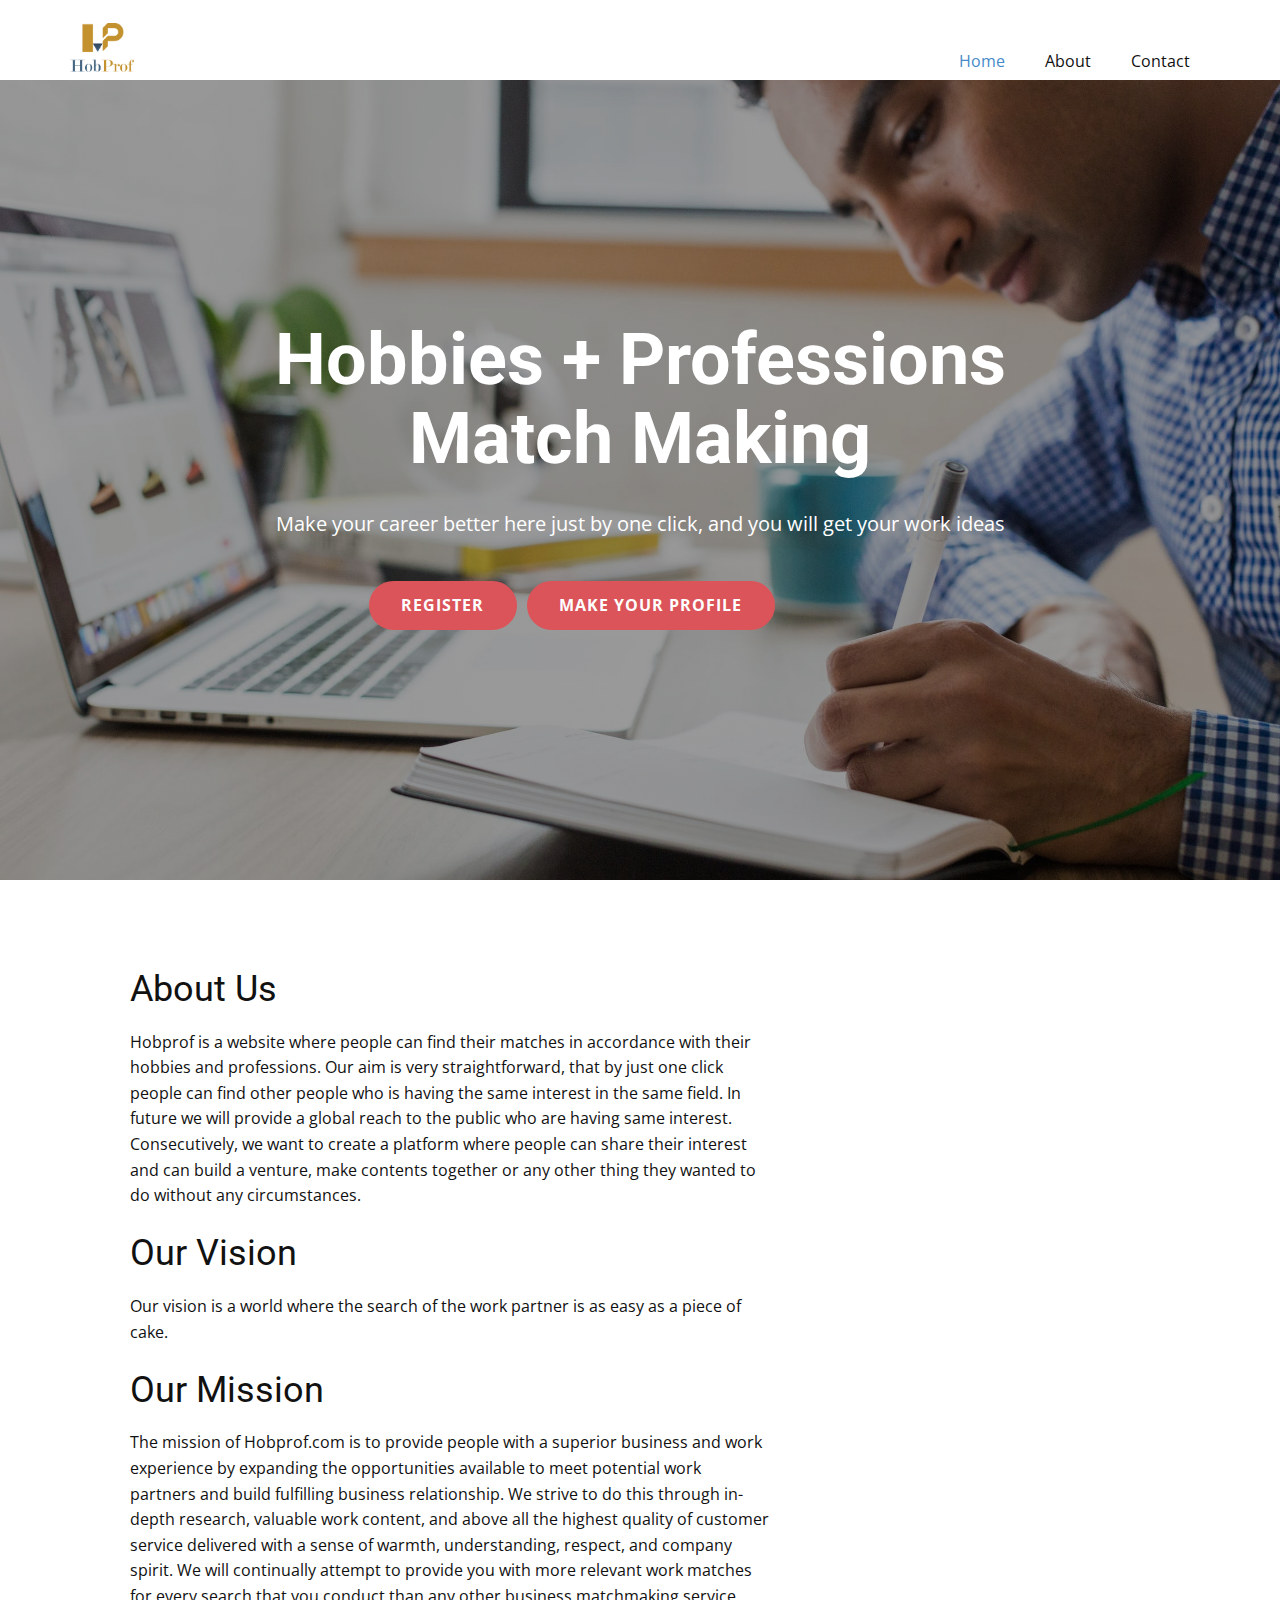
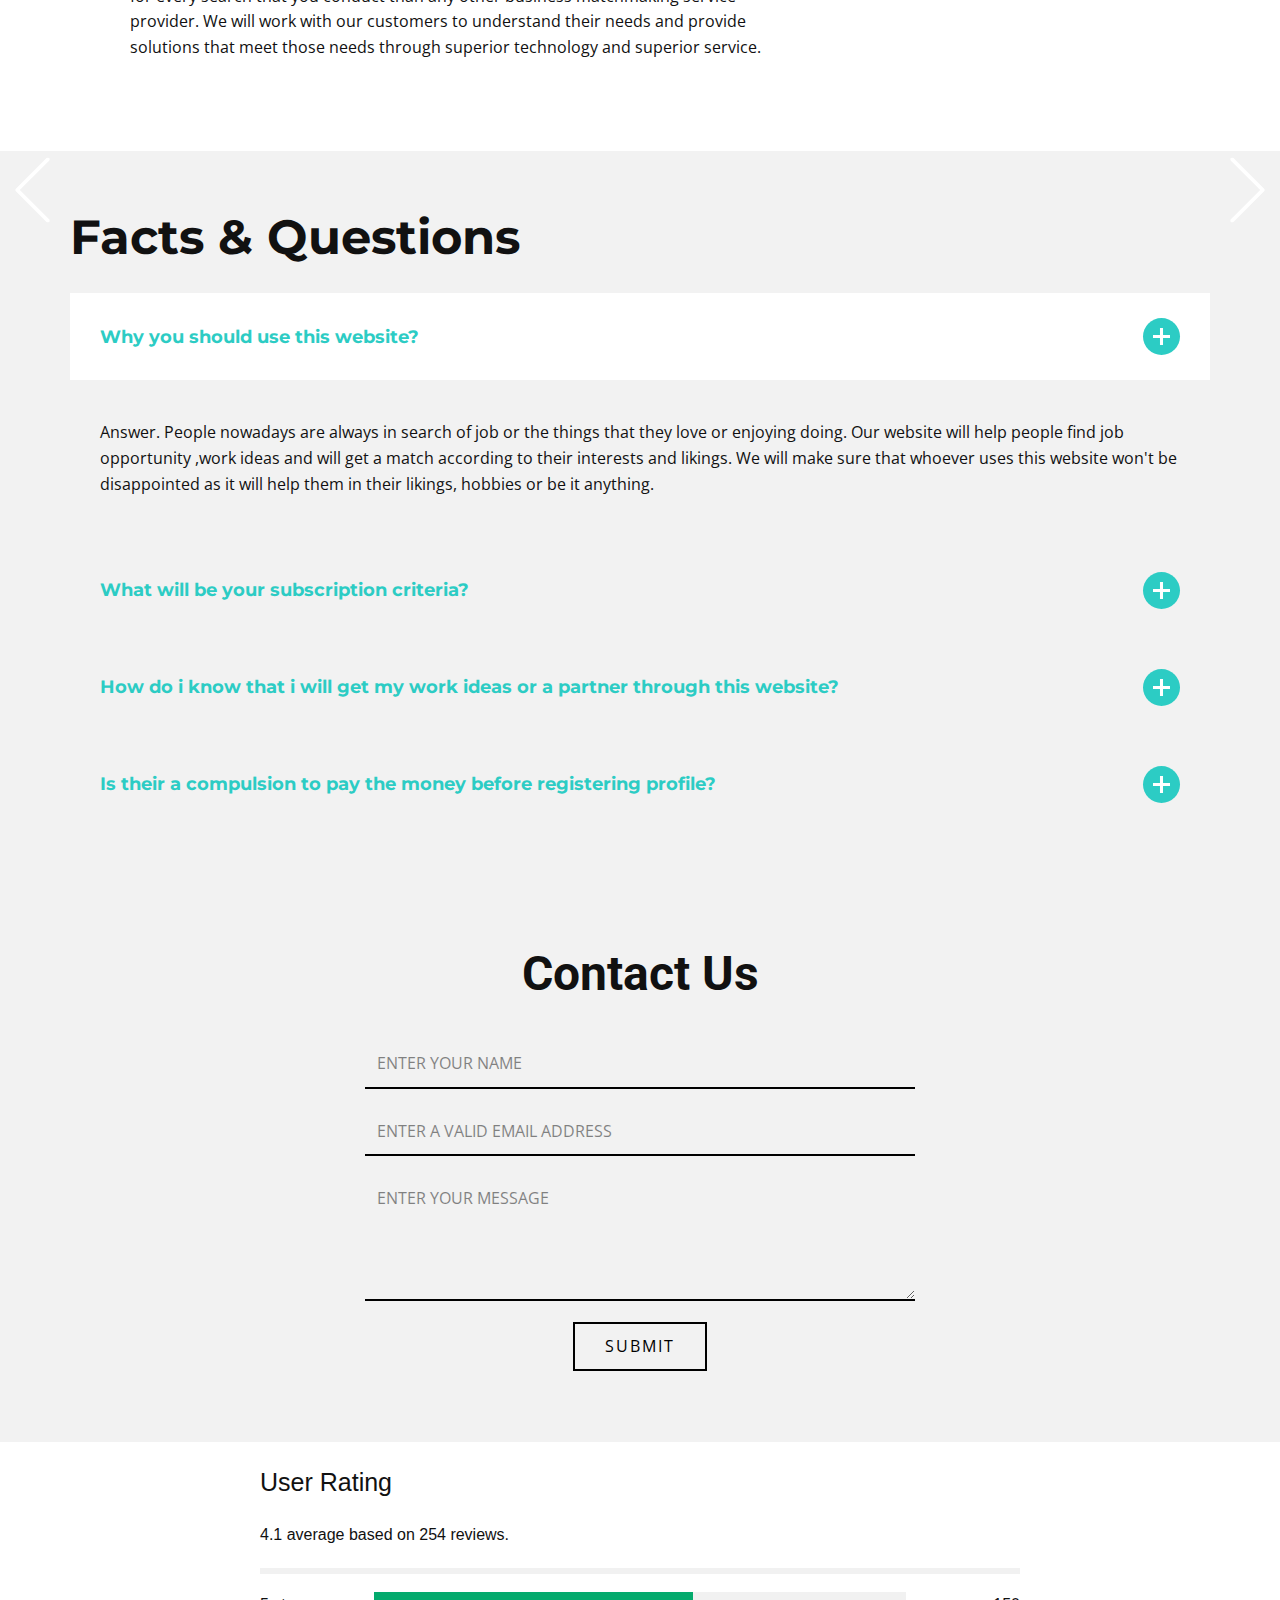
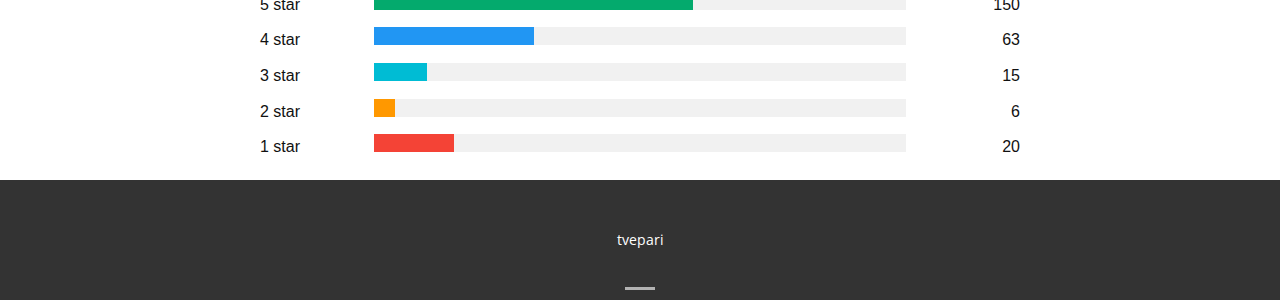
<file: index.html>
<!DOCTYPE html>
<html style="font-size: 16px;">
  <head>
    <meta name="viewport" content="width=device-width, initial-scale=1.0">
    <meta charset="utf-8">
    <meta name="keywords" content="We advise organizations in value creation strategies">
    <meta name="description" content="">
    <meta name="page_type" content="np-template-header-footer-from-plugin">
    <title>Home</title>
    <link rel="stylesheet" href="nicepage.css" media="screen">
<link rel="stylesheet" href="Home.css" media="screen">
    <script class="u-script" type="text/javascript" src="jquery.js" defer=""></script>
    <script class="u-script" type="text/javascript" src="nicepage.js" defer=""></script>
    <meta name="generator" content="Nicepage 4.7.1, nicepage.com">
    <link id="u-theme-google-font" rel="stylesheet" href="https://fonts.googleapis.com/css?family=Roboto:100,100i,300,300i,400,400i,500,500i,700,700i,900,900i|Open+Sans:300,300i,400,400i,500,500i,600,600i,700,700i,800,800i">
    <link id="u-page-google-font" rel="stylesheet" href="https://fonts.googleapis.com/css?family=Lato:100,100i,300,300i,400,400i,700,700i,900,900i|Montserrat:100,100i,200,200i,300,300i,400,400i,500,500i,600,600i,700,700i,800,800i,900,900i">
    <style>
      .rating{
  box-sizing: border-box;
}

.rating {
  font-family: Arial;
  margin: 0 auto; /* Center website */
  max-width: 800px; /* Max width */
  padding: 20px;
}

.heading {
  font-size: 25px;
  margin-right: 25px;
}

.fa {
  font-size: 25px;
}

.checked {
  color: orange;
}

/* Three column layout */
.side {
  float: left;
  width: 15%;
  margin-top:10px;
}

.middle {
  margin-top:10px;
  float: left;
  width: 70%;
}

/* Place text to the right */
.right {
  text-align: right;
}

/* Clear floats after the columns */
.row:after {
  content: "";
  display: table;
  clear: both;
}

/* The bar container */
.bar-container {
  width: 100%;
  background-color: #f1f1f1;
  text-align: center;
  color: white;
}

/* Individual bars */
.bar-5 {width: 60%; height: 18px; background-color: #04AA6D;}
.bar-4 {width: 30%; height: 18px; background-color: #2196F3;}
.bar-3 {width: 10%; height: 18px; background-color: #00bcd4;}
.bar-2 {width: 4%; height: 18px; background-color: #ff9800;}
.bar-1 {width: 15%; height: 18px; background-color: #f44336;}

/* Responsive layout - make the columns stack on top of each other instead of next to each other */
@media (max-width: 400px) {
  .side, .middle {
    width: 100%;
  }
  .right {
    display: none;
  }
}

    </style>
    
    
    
    
    <script type="application/ld+json">{
		"@context": "http://schema.org",
		"@type": "Organization",
		"name": "",
		"logo": "images/default-logo.png"
}</script>
    <meta name="theme-color" content="#478ac9">
    <meta property="og:title" content="Home">
    <meta property="og:type" content="website">
  </head>
  <body data-home-page="Home.html" data-home-page-title="Home" class="u-body u-xl-mode"><header class="u-clearfix u-header u-header" id="sec-868b"><div class="u-clearfix u-sheet u-valign-middle u-sheet-1">
        <a href="" class="u-image u-logo u-image-1">
          <img src="images/default-logo.png" class="u-logo-image u-logo-image-1">
        </a>
        <nav class="u-menu u-menu-dropdown u-offcanvas u-menu-1">
          <div class="menu-collapse" style="font-size: 1rem; letter-spacing: 0px;">
            <a class="u-button-style u-custom-left-right-menu-spacing u-custom-padding-bottom u-custom-top-bottom-menu-spacing u-nav-link u-text-active-palette-1-base u-text-hover-palette-2-base" href="#">
              <svg class="u-svg-link" viewBox="0 0 24 24"><use xmlns:xlink="http://www.w3.org/1999/xlink" xlink:href="#menu-hamburger"></use></svg>
              <svg class="u-svg-content" version="1.1" id="menu-hamburger" viewBox="0 0 16 16" x="0px" y="0px" xmlns:xlink="http://www.w3.org/1999/xlink" xmlns="http://www.w3.org/2000/svg"><g><rect y="1" width="16" height="2"></rect><rect y="7" width="16" height="2"></rect><rect y="13" width="16" height="2"></rect>
</g></svg>
            </a>
          </div>
          <div class="u-nav-container">
            <ul class="u-nav u-unstyled u-nav-1"><li class="u-nav-item"><a class="u-button-style u-nav-link u-text-active-palette-1-base u-text-hover-palette-2-base" href="#" style="padding: 10px 20px;">Home</a>
</li><li class="u-nav-item"><a class="u-button-style u-nav-link u-text-active-palette-1-base u-text-hover-palette-2-base" href="#sec-6ef2" style="padding: 10px 20px;">About</a>
</li><li class="u-nav-item"><a class="u-button-style u-nav-link u-text-active-palette-1-base u-text-hover-palette-2-base" href="#sec-b769" style="padding: 10px 20px;">Contact</a>
</li></ul>
          </div>
          <div class="u-nav-container-collapse">
            <div class="u-black u-container-style u-inner-container-layout u-opacity u-opacity-95 u-sidenav">
              <div class="u-inner-container-layout u-sidenav-overflow">
                <div class="u-menu-close"></div>
                <ul class="u-align-center u-nav u-popupmenu-items u-unstyled u-nav-2"><li class="u-nav-item"><a class="u-button-style u-nav-link" href="#">Home</a>
</li><li class="u-nav-item"><a class="u-button-style u-nav-link" href="#sec-6ef2">About</a>
</li><li class="u-nav-item"><a class="u-button-style u-nav-link" href="#sec-b769">Contact</a>
</li></ul>
              </div>
            </div>
            <div class="u-black u-menu-overlay u-opacity u-opacity-70"></div>
          </div>
        </nav>

      </div></header>
    <section id="carousel_6273" class="u-carousel u-slide u-block-84b9-1" data-u-ride="carousel" data-interval="5000">
      <ol class="u-absolute-hcenter u-carousel-indicators u-block-84b9-2">
        <li data-u-target="#carousel_6273" data-u-slide-to="0" class="u-active u-grey-30"></li>
      </ol>
      <div class="u-carousel-inner" role="listbox">
        <div class="skrollable skrollable-between u-active u-align-center u-carousel-item u-clearfix u-image u-shading u-section-1-1" src="" data-image-width="3000" data-image-height="2000">
          <div class="u-clearfix u-sheet u-valign-middle u-sheet-1">
            <h1 class="u-text u-text-1"> Hobbies + Professions </br> Match Making </h1>
            <p class="u-large-text u-text u-text-variant u-text-2">Make your career better here just by one click, and you will get your work ideas</p>
            <div class="u-clearfix u-layout-wrap u-layout-wrap-1">
              <div class="u-layout">
                <div class="u-layout-row">
                  <div class="u-align-center-sm u-align-center-xs u-align-right-lg u-align-right-md u-align-right-xl u-container-style u-layout-cell u-left-cell u-size-30 u-layout-cell-1">
                    <div class="u-container-layout u-valign-middle u-container-layout-1">
                    <a href="https://tahavepari.github.io/hobprof/colorlib-regform-22/register.html" class="u-border-2 u-border-palette-2-base u-btn u-btn-round u-button-style u-palette-2-base u-radius-50 u-btn-1">Register</a>
                    </div>
                  </br>
                    <div class="u-container-layout u-valign-middle u-container-layout-3">
                    <a href="https://tahavepari.github.io/hobprof/member/member.html" class="u-border-2 u-border-palette-2-base u-btn u-btn-round u-button-style u-palette-2-base u-radius-50 u-btn-1">Make your profile</a>
                    </div>
                  </div>
                  </div>
                </div>
              </div>
            </div>
          </div>
        </div>
      </div>
      <a class="u-absolute-vcenter u-carousel-control u-carousel-control-prev u-text-body-alt-color u-block-84b9-3" href="#carousel_6273" role="button" data-u-slide="prev">
        <span aria-hidden="true">
          <svg viewBox="0 0 477.175 477.175"><path d="M145.188,238.575l215.5-215.5c5.3-5.3,5.3-13.8,0-19.1s-13.8-5.3-19.1,0l-225.1,225.1c-5.3,5.3-5.3,13.8,0,19.1l225.1,225
                    c2.6,2.6,6.1,4,9.5,4s6.9-1.3,9.5-4c5.3-5.3,5.3-13.8,0-19.1L145.188,238.575z"></path></svg>
        </span>
        <span class="sr-only">Previous</span>
      </a>
      <a class="u-absolute-vcenter u-carousel-control u-carousel-control-next u-text-body-alt-color u-block-84b9-4" href="#carousel_6273" role="button" data-u-slide="next">
        <span aria-hidden="true">
          <svg viewBox="0 0 477.175 477.175"><path d="M360.731,229.075l-225.1-225.1c-5.3-5.3-13.8-5.3-19.1,0s-5.3,13.8,0,19.1l215.5,215.5l-215.5,215.5
                    c-5.3,5.3-5.3,13.8,0,19.1c2.6,2.6,6.1,4,9.5,4c3.4,0,6.9-1.3,9.5-4l225.1-225.1C365.931,242.875,365.931,234.275,360.731,229.075z"></path></svg>
        </span>
        <span class="sr-only">Next</span>
      </a>

    <section class="u-clearfix u-section-3" id="sec-6ef2">
      <div class="u-clearfix u-sheet u-valign-middle u-sheet-1">
        <div class="u-clearfix u-expanded-width u-gutter-0 u-layout-spacing-vertical u-layout-wrap u-layout-wrap-1">
          <div class="u-layout">
            <div class="u-layout-row">
              <div class="u-align-left u-container-style u-layout-cell u-left-cell u-size-40 u-layout-cell-1">
                <div class="u-container-layout u-valign-middle u-container-layout-1">
                  <h2 class="u-text u-text-default u-text-1">About Us</h2>
                  <p class="u-text u-text-2">Hobprof is a website where people can find their	matches in accordance with their hobbies and professions. 

                    Our aim is very straightforward, that by just one click people can find other people who is having the same interest in the same field. 
                    
                    In future	we will	 provide a global	 reach to the public who are having	same interest.
                    
                    Consecutively, we want to create a platform where people can share their	interest and can build a venture, make contents together or any other thing they wanted to do without any circumstances.</p>
                  </br>
                    <h2 class="u-text u-text-default u-text-1">Our Vision</h2>
                    <p class="u-text u-text-2">Our vision is a world where the search of the work partner is as easy as a piece of cake.</p>
                </br>
                    <h2 class="u-text u-text-default u-text-1">Our Mission</h2>
                    <p class="u-text u-text-2">The mission of Hobprof.com is to provide people with a superior business and work experience by expanding the opportunities available to meet potential work partners and build fulfilling business relationship. We strive to do this through in-depth research, valuable work content, and above all the highest quality of customer service delivered with a sense of warmth, understanding, respect, and company spirit.

                      We will continually attempt to provide you with more relevant work matches for every search that you conduct than any other business matchmaking service provider. We will work with our customers to understand their needs and provide solutions that meet those needs through superior technology and superior service.</p>
                </div>
              </div>
            </div>
          </div>
        </div>
      </div>
    </section>
    <section class="u-align-left u-clearfix u-grey-5 u-section-1" id="carousel_2f19">
      <div class="u-clearfix u-sheet u-valign-middle u-sheet-1">
        <h2 class="u-custom-font u-font-montserrat u-text u-text-default u-text-1">Facts &amp; Questions</h2>
        <div class="u-accordion u-expanded-width u-faq u-spacing-10 u-accordion-1">
          <div class="u-accordion-item">
            <a class="active u-accordion-link u-active-white u-button-style u-custom-font u-font-montserrat u-text-active-palette-4-base u-text-hover-black u-text-palette-4-base u-accordion-link-1" id="link-accordion-f600" aria-controls="accordion-f600" aria-selected="true">
              <span class="u-accordion-link-text">Why you should use this website?</span><span class="u-accordion-link-icon u-icon u-icon-circle u-palette-4-base u-spacing-10 u-text-white u-icon-1"><svg class="u-svg-link" preserveAspectRatio="xMidYMin slice" viewBox="0 0 448 448" style=""><use xmlns:xlink="http://www.w3.org/1999/xlink" xlink:href="#svg-66d8"></use></svg><svg class="u-svg-content" viewBox="0 0 448 448" id="svg-66d8" style=""><path d="m272 184c-4.417969 0-8-3.582031-8-8v-176h-80v176c0 4.417969-3.582031 8-8 8h-176v80h176c4.417969 0 8 3.582031 8 8v176h80v-176c0-4.417969 3.582031-8 8-8h176v-80zm0 0"></path></svg></span>
            </a>
            <div class="u-accordion-active u-accordion-pane u-container-style u-shape-rectangle u-accordion-pane-1" id="accordion-f600" aria-labelledby="link-accordion-f600">
              <div class="u-container-layout u-container-layout-1">
                <div class="fr-view u-clearfix u-rich-text u-text">
                  <p>Answer. People nowadays are always in search of job or the things that they love or enjoying doing. Our website will help people find job opportunity ,work ideas and will get a match according to their interests and likings. We will make sure that whoever uses this website won't be disappointed as it will help them in their likings, hobbies or be it anything.</p>
                </div>
              </div>
            </div>
          </div>
          <div class="u-accordion-item">
            <a class="u-accordion-link u-active-white u-button-style u-custom-font u-font-montserrat u-text-active-palette-4-base u-text-hover-black u-text-palette-4-base u-accordion-link-2" id="link-accordion-72f4" aria-controls="accordion-72f4" aria-selected="false">
              <span class="u-accordion-link-text">What will be your subscription criteria?</span><span class="u-accordion-link-icon u-icon u-icon-circle u-palette-4-base u-spacing-10 u-text-white u-icon-2"><svg class="u-svg-link" preserveAspectRatio="xMidYMin slice" viewBox="0 0 448 448" style=""><use xmlns:xlink="http://www.w3.org/1999/xlink" xlink:href="#svg-e303"></use></svg><svg class="u-svg-content" viewBox="0 0 448 448" id="svg-e303" style=""><path d="m272 184c-4.417969 0-8-3.582031-8-8v-176h-80v176c0 4.417969-3.582031 8-8 8h-176v80h176c4.417969 0 8 3.582031 8 8v176h80v-176c0-4.417969 3.582031-8 8-8h176v-80zm0 0"></path></svg></span>
            </a>
            <div class="u-accordion-pane u-container-style u-shape-rectangle u-accordion-pane-2" id="accordion-72f4" aria-labelledby="link-accordion-72f4">
              <div class="u-container-layout u-container-layout-2">
                <div class="fr-view u-clearfix u-rich-text u-text">
                  <p>Answer.This website provides with the finest subscription criteria 
                    The two criteria available on hobprof.com is Premium and Standard. In the premium subscription, if you subscribe to the premium model, hobprof will give you some ideas about your work related professions.
                    In the standard subscription model, If you subscribe for the standard version, Your profile will appear in expert session and if any new individual approaches to the website and searches for any profession he/she will appear at the top of the page.</p>
                </div>
              </div>
            </div>
          </div>
          <div class="u-accordion-item">
            <a class="u-accordion-link u-active-white u-button-style u-custom-font u-font-montserrat u-text-active-palette-4-base u-text-hover-black u-text-palette-4-base u-accordion-link-2" id="link-accordion-72f4" aria-controls="accordion-72f4" aria-selected="false">
              <span class="u-accordion-link-text">How do i know that i will get my work ideas or a partner through this website?</span><span class="u-accordion-link-icon u-icon u-icon-circle u-palette-4-base u-spacing-10 u-text-white u-icon-2"><svg class="u-svg-link" preserveAspectRatio="xMidYMin slice" viewBox="0 0 448 448" style=""><use xmlns:xlink="http://www.w3.org/1999/xlink" xlink:href="#svg-e303"></use></svg><svg class="u-svg-content" viewBox="0 0 448 448" id="svg-e303" style=""><path d="m272 184c-4.417969 0-8-3.582031-8-8v-176h-80v176c0 4.417969-3.582031 8-8 8h-176v80h176c4.417969 0 8 3.582031 8 8v176h80v-176c0-4.417969 3.582031-8 8-8h176v-80zm0 0"></path></svg></span>
            </a>
            <div class="u-accordion-pane u-container-style u-shape-rectangle u-accordion-pane-2" id="accordion-72f4" aria-labelledby="link-accordion-72f4">
              <div class="u-container-layout u-container-layout-2">
                <div class="fr-view u-clearfix u-rich-text u-text">
                  <p>Answer.  On this website you have to register your profile and complete the payment process after that you will get various options and ideas that you are looking for and after you choose any one of the person you can contact him/ her and you will have your work partner just by following the process.</p>
                </div>
              </div>
            </div>
          </div>
          <div class="u-accordion-item">
            <a class="u-accordion-link u-active-white u-button-style u-custom-font u-font-montserrat u-text-active-palette-4-base u-text-hover-black u-text-palette-4-base u-accordion-link-3" id="link-accordion-854e" aria-controls="accordion-854e" aria-selected="false">
              <span class="u-accordion-link-text">Is their a compulsion to pay the money before registering profile?</span><span class="u-accordion-link-icon u-icon u-icon-circle u-palette-4-base u-spacing-10 u-text-white u-icon-3"><svg class="u-svg-link" preserveAspectRatio="xMidYMin slice" viewBox="0 0 448 448" style=""><use xmlns:xlink="http://www.w3.org/1999/xlink" xlink:href="#svg-fade"></use></svg><svg class="u-svg-content" viewBox="0 0 448 448" id="svg-fade" style=""><path d="m272 184c-4.417969 0-8-3.582031-8-8v-176h-80v176c0 4.417969-3.582031 8-8 8h-176v80h176c4.417969 0 8 3.582031 8 8v176h80v-176c0-4.417969 3.582031-8 8-8h176v-80zm0 0"></path></svg></span>
            </a>
            <div class="u-accordion-pane u-container-style u-shape-rectangle u-accordion-pane-3" id="accordion-854e" aria-labelledby="link-accordion-854e">
              <div class="u-container-layout u-container-layout-3">
                <div class="u-clearfix u-rich-text u-text">
                  <p>Answer. Yes, indeed it's mandatory to pay money before you register your profile on hobprob.com. Although its not necessarily required to register your profile you can just take a look at our website just by logging into it.</p>
                </div>
              </div>
            </div>
          </div>
        </div>
      </div>
    </section>
    <section class="u-align-center u-clearfix u-grey-5 u-section-4" id="sec-b769">
      <div class="u-clearfix u-sheet u-valign-middle u-sheet-1">
        <h1 class="u-text u-text-default u-text-1">Contact Us</h1>
        <div class="u-form u-form-1">
          <form action="#" method="POST" class="u-clearfix u-form-spacing-20 u-form-vertical u-inner-form" style="padding: 10px" source="email" name="form">
            <div class="u-form-group u-form-name u-label-none">
              <label for="name-3b9a" class="u-label">Name</label>
              <input type="text" placeholder="Enter your Name" id="name-3b9a" name="name" class="u-border-2 u-border-black u-border-no-left u-border-no-right u-border-no-top u-input u-input-rectangle u-input-1" required="">
            </div>
            <div class="u-form-email u-form-group u-label-none">
              <label for="email-3b9a" class="u-label">Email</label>
              <input type="email" placeholder="Enter a valid email address" id="email-3b9a" name="email" class="u-border-2 u-border-black u-border-no-left u-border-no-right u-border-no-top u-input u-input-rectangle u-input-2" required="">
            </div>
            <div class="u-form-group u-form-message u-label-none">
              <label for="message-3b9a" class="u-label">Message</label>
              <textarea placeholder="Enter your message" rows="4" cols="50" id="message-3b9a" name="message" class="u-border-2 u-border-black u-border-no-left u-border-no-right u-border-no-top u-input u-input-rectangle u-input-3" required=""></textarea>
            </div>
            <div class="u-align-center u-form-group u-form-submit">
              <a href="#" class="u-border-2 u-border-black u-btn u-btn-rectangle u-btn-submit u-button-style u-none u-btn-1">Submit</a>
              <input type="submit" value="submit" class="u-form-control-hidden">
            </div>
            <div class="u-form-send-message u-form-send-success"> Thank you! Your message has been sent. </div>
            <div class="u-form-send-error u-form-send-message"> Unable to send your message. Please fix errors then try again. </div>
            <input type="hidden" value="" name="recaptchaResponse">
          </form>
        </div>
      </div>
    </section>
    <section>
      <div class="rating">
      
<span class="heading">User Rating</span>
<span class="fa fa-star checked"></span>
<span class="fa fa-star checked"></span>
<span class="fa fa-star checked"></span>
<span class="fa fa-star checked"></span>
<span class="fa fa-star"></span>
<p>4.1 average based on 254 reviews.</p>
<hr style="border:3px solid #f1f1f1">

<div class="row">
  <div class="side">
    <div>5 star</div>
  </div>
  <div class="middle">
    <div class="bar-container">
      <div class="bar-5"></div>
    </div>
  </div>
  <div class="side right">
    <div>150</div>
  </div>
  <div class="side">
    <div>4 star</div>
  </div>
  <div class="middle">
    <div class="bar-container">
      <div class="bar-4"></div>
    </div>
  </div>
  <div class="side right">
    <div>63</div>
  </div>
  <div class="side">
    <div>3 star</div>
  </div>
  <div class="middle">
    <div class="bar-container">
      <div class="bar-3"></div>
    </div>
  </div>
  <div class="side right">
    <div>15</div>
  </div>
  <div class="side">
    <div>2 star</div>
  </div>
  <div class="middle">
    <div class="bar-container">
      <div class="bar-2"></div>
    </div>
  </div>
  <div class="side right">
    <div>6</div>
  </div>
  <div class="side">
    <div>1 star</div>
  </div>
  <div class="middle">
    <div class="bar-container">
      <div class="bar-1"></div>
    </div>
  </div>
  <div class="side right">
    <div>20</div>
  </div>
</div>
</div>
    
    <footer class="u-align-center u-clearfix u-footer u-grey-80 u-footer" id="sec-0897"><div class="u-clearfix u-sheet u-sheet-1">
        <p class="u-small-text u-text u-text-variant u-text-1">tvepari</p>
      </div></footer>

  </body>
</html>
</file>
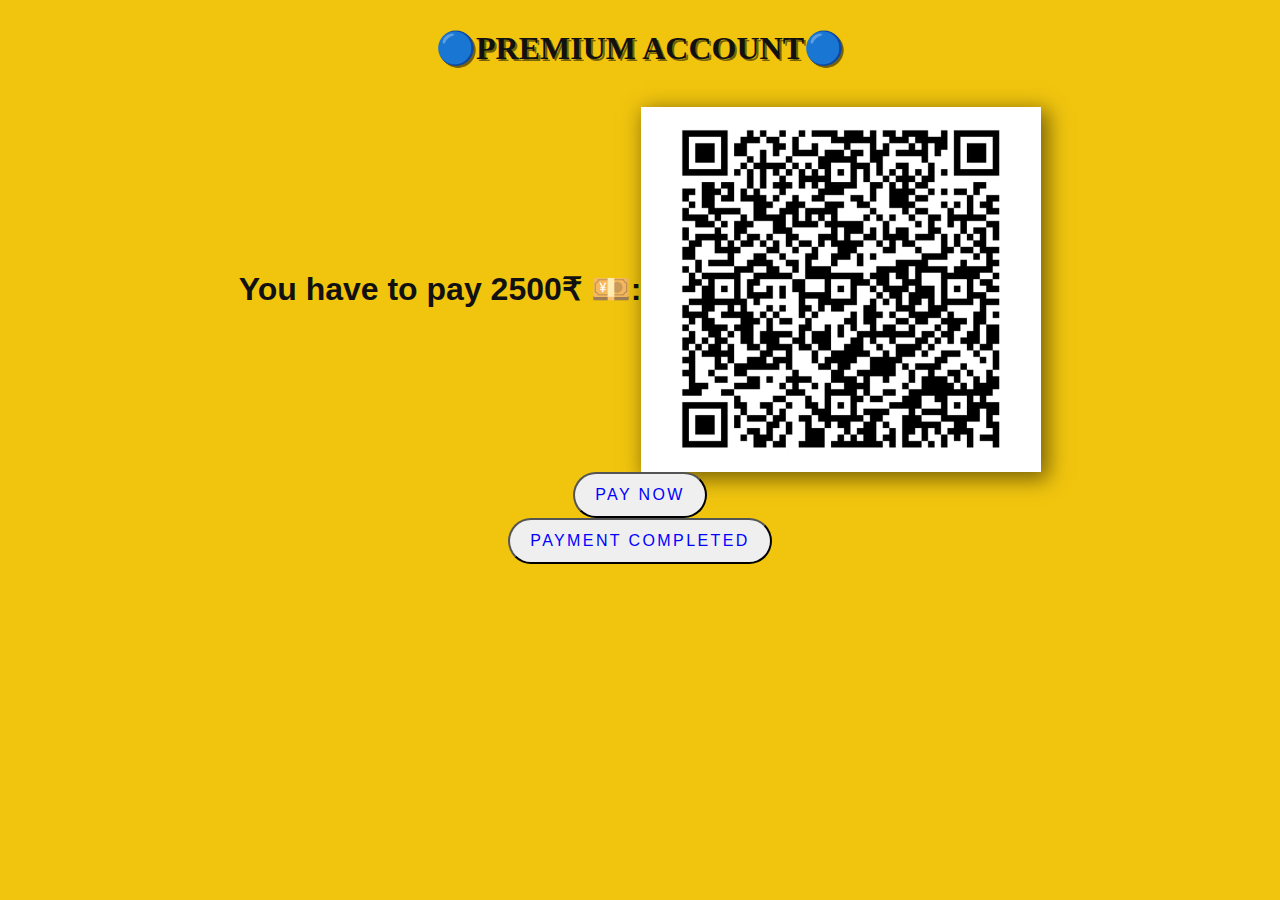
<file: colorlib-regform-22/scanme.html>
<!DOCTYPE html>
<html>
<body>
    <style>
        body{
            display: flex;
            flex-direction: column;
            align-items: center;
            font-family: "Lato", sans-serif;
	        color: #111;
    	    justify-content: center;
	         background-color: #f1c50e;
        }
        div{
            display: flex;
            justify-content: space-evenly;
            align-items: center;
            }
        img{
            box-shadow: 5px 5px 20px 2px rgba(0,0,0,.5);
            border: #111;
        }
        .pre{
            font-family: 'Times New Roman', Times, serif;
            text-shadow:2px  2px  rgba(0,0,0,.5);
        }
        Button {
  display: inline-block;
  padding: .75rem 1.25rem;
  border-radius: 10rem;
  color: blue;
  text-transform: uppercase;
  font-size: 1rem;
  letter-spacing: .15rem;
  transition: all .3s;
  position: relative;
  overflow: hidden;
  z-index: 1;
}
    </style>
<div class="pre">
<h1>🔵PREMIUM ACCOUNT🔵</h1>
</div>
</br>
<div>
    <h1>You have to pay 2500₹ 💴:</h1>
   
<img src="scam.jpeg" link="https://paytm.com/" style="width:400px;height:auto;">

</div>
<a href="https://paytm.com/">
<button>pay now</button>
</a>
<a href="..\profile\profile.html">
    <button>payment completed</button>
</a>
<div>
</div>
</body>
</html>
</file>
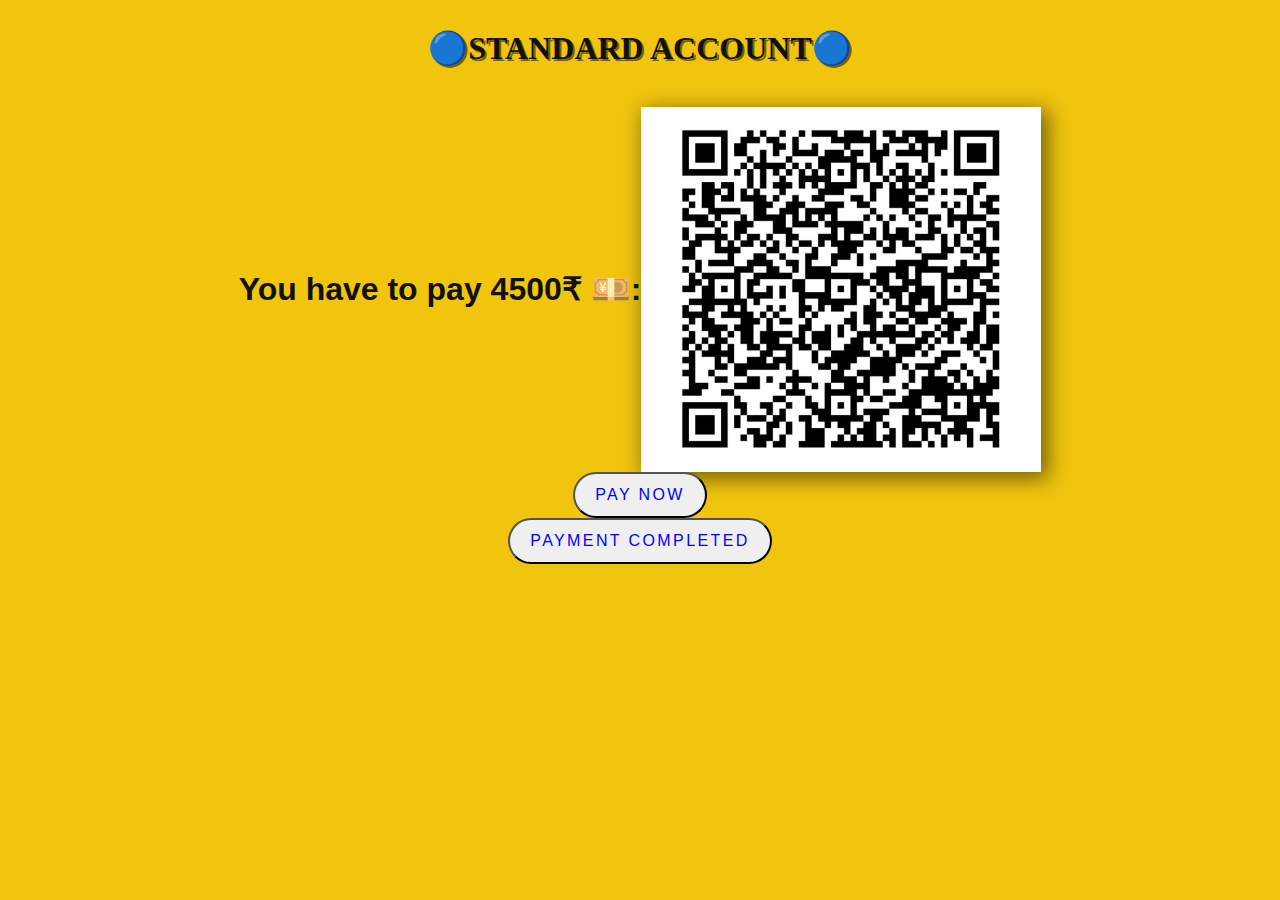
<file: colorlib-regform-22/scanme1.html>
<!DOCTYPE html>
<html>
<body>
    <style>
        body{
            display: flex;
            flex-direction: column;
            align-items: center;
            font-family: "Lato", sans-serif;
	        color: #111;
    	    justify-content: center;
	         background-color: #f1c50e;
        }
        div{
            display: flex;
            justify-content: space-evenly;
            align-items: center;
            }
        img{
            box-shadow: 5px 5px 20px 2px rgba(0,0,0,.5);
            border: #111;
        }
        .pre{
            font-family: 'Times New Roman', Times, serif;
            text-shadow:2px  2px  rgba(0,0,0,.5);
        }
        Button {
  display: inline-block;
  padding: .75rem 1.25rem;
  border-radius: 10rem;
  color: blue;
  text-transform: uppercase;
  font-size: 1rem;
  letter-spacing: .15rem;
  transition: all .3s;
  position: relative;
  overflow: hidden;
  z-index: 1;
}
    </style>
<div class="pre">
<h1>🔵STANDARD ACCOUNT🔵</h1>
</div>
</br>
<div>
    <h1>You have to pay 4500₹ 💴:</h1>
   
<img src="scam.jpeg" link="https://paytm.com/" style="width:400px;height:auto;">

</div>
<a href="https://paytm.com/">
<button>pay now</button>
</a>
<a href="register.html">
    <button>payment completed</button>
    </a>
<div>
</div>
</body>
</html>
</file>
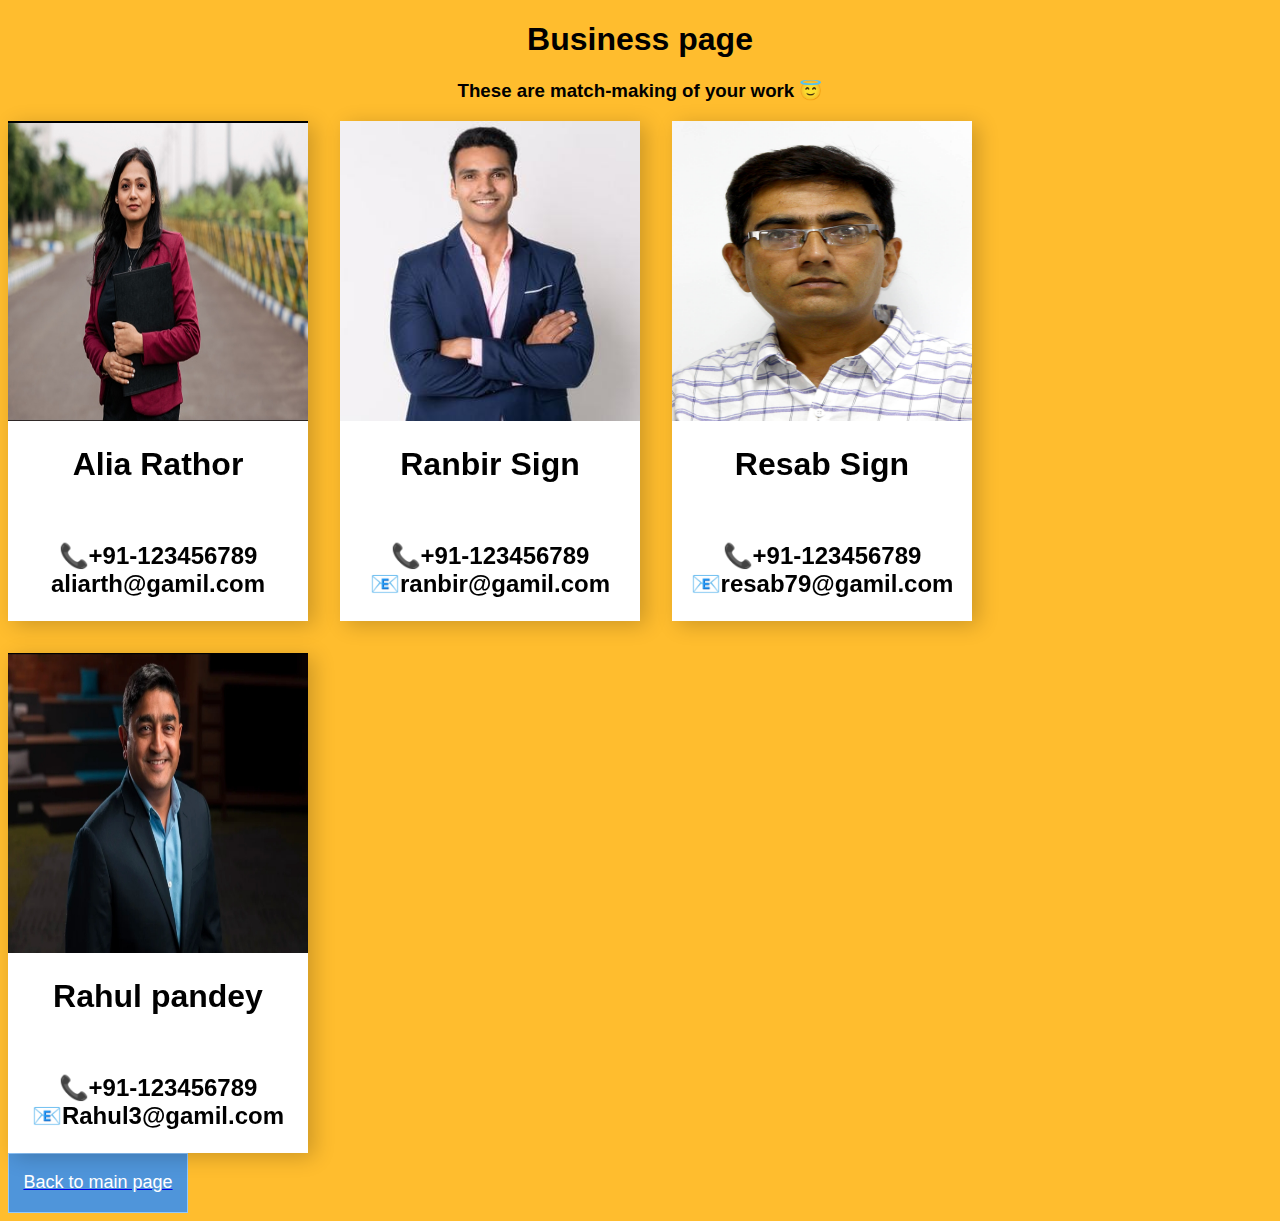
<file: colorlib-regform-22/buss/buss.html>
<!DOCTYPE html>
<html>
<head>
<meta name="viewport" content="width=device-width, initial-scale=1">
<style>
body {
  font-family: Arial, Helvetica, sans-serif;
  background-color: rgb(255, 189, 46);
}
/* h1{
/* color: blue; */
.flip-card { 
  background-color: transparent;
  width: 300px;
  height: 500px;
  perspective: 1000px;
  overflow: hidden;
  box-shadow: 6px 4px 20px 0 rgba(0,0,0,0.2);
}

.flip-card-inner {
  position: relative;
  width: 100%;
  height: 100%;
  text-align: center;
  transition: transform 0.6s;
  transform-style: preserve-3d;
  box-shadow: 0 4px 8px 0 rgba(0,0,0,0.2);
}

.flip-card:hover .flip-card-inner {
  transform: rotateY(180deg);
}

.flip-card-front, .flip-card-back {
  position: absolute;
  width: 100%;
  height: 100%;
  -webkit-backface-visibility: hidden;
  backface-visibility: hidden;
}

.flip-card-front {
  background-color: white;
  color: black;

}

.flip-card-back {
  background-color: #2980b9;
  color: black;
  transform: rotateY(180deg);
}
.contanier{
    display: flex;
    flex-direction: row;
    flex-wrap: wrap;
    gap: 2rem;
}
.btn {
  width: 180px;
  height: 60px;
  cursor: pointer;
  background: black;
  border: 1px solid #91C9FF;
  outline: none;
  transition: 1s ease-in-out;
}

svg {
  position: absolute;
  left: 0;
  top: 0;
  fill: none;
  stroke: #fff;
  stroke-dasharray: 150 480;
  stroke-dashoffset: 150;
  transition: 1s ease-in-out;
}

.btn:hover {
  transition: 1s ease-in-out;
  background: #4F95DA;
}

.btn:hover svg {
  stroke-dashoffset: -480;
}

.btn span {
  color: white;
  font-size: 18px;
  font-weight: 100;
}

/* For mobile phones: */
[class*="col-"] {
  width: 100%;
}

@media only screen and (max-width: 500px) {
    .contanier{
        flex-direction: column;
    }
    .card-contanier{

        margin-bottom: 1rem;
        height: fit-content;

        
    }
}
</style>
</head>
<body> 

<h1  style="text-align:center " ;> Business page</h1>
<h3 style="text-align:center";> These are match-making of your work 😇</h3>
<div class="contanier">
    <div class="card-contanier"> 
    <div class="flip-card">
      <div class="flip-card-inner">
        <div class="flip-card-front">
          <img src="wedding.jpeg" alt="Avatar" style="width:300px;height:300px;">
          <h1>Alia Rathor</h1></br>
          <h2>📞+91-123456789</br>aliarth@gamil.com</h2>
        </div>
        <div class="flip-card-back">
          <h1>Alia Rathor</h1> 
          <p>Business Women👩‍💼</p> 
          <p>A dynamic, team spirited and performance driven Front Office professional with an extraordinary blend of leadership. Recognized for keen ability to improve associate engagement while increasing productivity in the most effective manner possible. I possess an extraordinary blend of leadership and business industry knowledge. A quick learner with proven analytical skills looking forward to utilize my skill sets in providing the best results. A hard worker who works for the best interest of the organization.</p>
        </div>
      </div>
    </div>
    </div>
    <div class="card-contanier">
        <div class="flip-card">
          <div class="flip-card-inner">
            <div class="flip-card-front">
              <img src="bus.jpeg" alt="Avatar" style="width:300px;height:300px;">
              <h1>Ranbir Sign</h1></br>
              <h2>📞+91-123456789</br>📧ranbir@gamil.com</h2>
            </div>
            <div class="flip-card-back">
              <h1>Ranbir Sign</h1> 
              <p>Business Men👨‍💼</p> 
              <p>A serial entrepreneur in the consumer internet space, currently having a business. 3 years of experience covering the Consumer Internet and Enterprise software space. Strong experience in building world class tech platforms for web-scale, continuously scaling systems to deal with hyper growth and evolving the processes and practices to meet the demands of a fast-growing organization.</p>
            </div>
          </div>
        </div>
    </div>
    <div class="card-contanier">
        <div class="flip-card">
          <div class="flip-card-inner">
            <div class="flip-card-front">
              <img src="wedding1.jpeg" alt="Avatar" style="width:300px;height:300px;">
              <h1>Resab Sign</h1></br>
              <h2>📞+91-123456789</br>📧resab79@gamil.com</h2>
            </div>
            <div class="flip-card-back">
              <h1>Resab Sign</h1> 
              <p>Business Men👨‍💼</p> 
              <p>Expertise in Strategic Marketing, Product Positioning,
                Training & Development, Service Sales, Service
                Business Development, Sales Negotiations, Sales Management, P & L Management, B2B Sales, etc.
                Passionately curious individual responsible for Key Account Management , Business Development and Marketing . My critical thinking, people-centric nature, and eagerness to learn have afforded me excellent decision-making skills.
                As an extroverted and personable communicator with a proven track record , my focus on building strong professional relationships has been a valuable asset throughout my career.
                Immense experience with diversified industries like Oil
                & Gas, Metal, Mining, Material Handing, Power,
                Petrochemical, Cement, Automotive, Construction,ports and cranes etc.
              </p>
              <a href="#"> Read more</a>
            </div>
          </div>
        </div>
    </div>
    <div class="card-contanier">
        <div class="flip-card">
          <div class="flip-card-inner">
            <div class="flip-card-front">
              <img src="bus1.jpeg" alt="Avatar" style="width:300px;height:300px;">
              <h1>Rahul pandey</h1></br>
              <h2>📞+91-123456789</br>📧Rahul3@gamil.com</h2>
            </div>
            <div class="flip-card-back">
              <h1>Rahul pandey</h1> 
              <p>Business Men👨‍💼</p> 
              <p>I am a self-motivated professional passionate about quality assurance. I bring a hands-on approach in the testing of software systems. I have a solid understanding of QA methodologies used in the industry and the Software Development Life Cycle (SDLC).
                I have completed my Bachelor's degree in Information Technology from Mumbai University in 2008. I have 4 years of work-related experience into Software Quality Assurance with proficiency in Software Automation Testing.
                I wish to serve as a value-add member of the QA team & I believe my qualifications and experience stands as proof of my capabilities</p>
            </div>
          </div>
        </div>
    </div>
</div>
<!-- <div class="btn">
<a href="https://tahavepari.github.io/hobprof/">
  <button>Back to main page</button>
</a> 
<div class="container">
  <div class="center"> -->
    <button class="btn">
      <svg width="180px" height="60px" viewBox="0 0 180 60" class="border">
        <polyline points="179,1 179,59 1,59 1,1 179,1" class="bg-line" />
        <polyline points="179,1 179,59 1,59 1,1 179,1" class="hl-line" />
      </svg>
      <a href="https://tahavepari.github.io/hobprof/">
      <span>Back to main page</span>
    </a>
    </button>
  </div>
</div>
</div> 
</body>
</html>
</file>
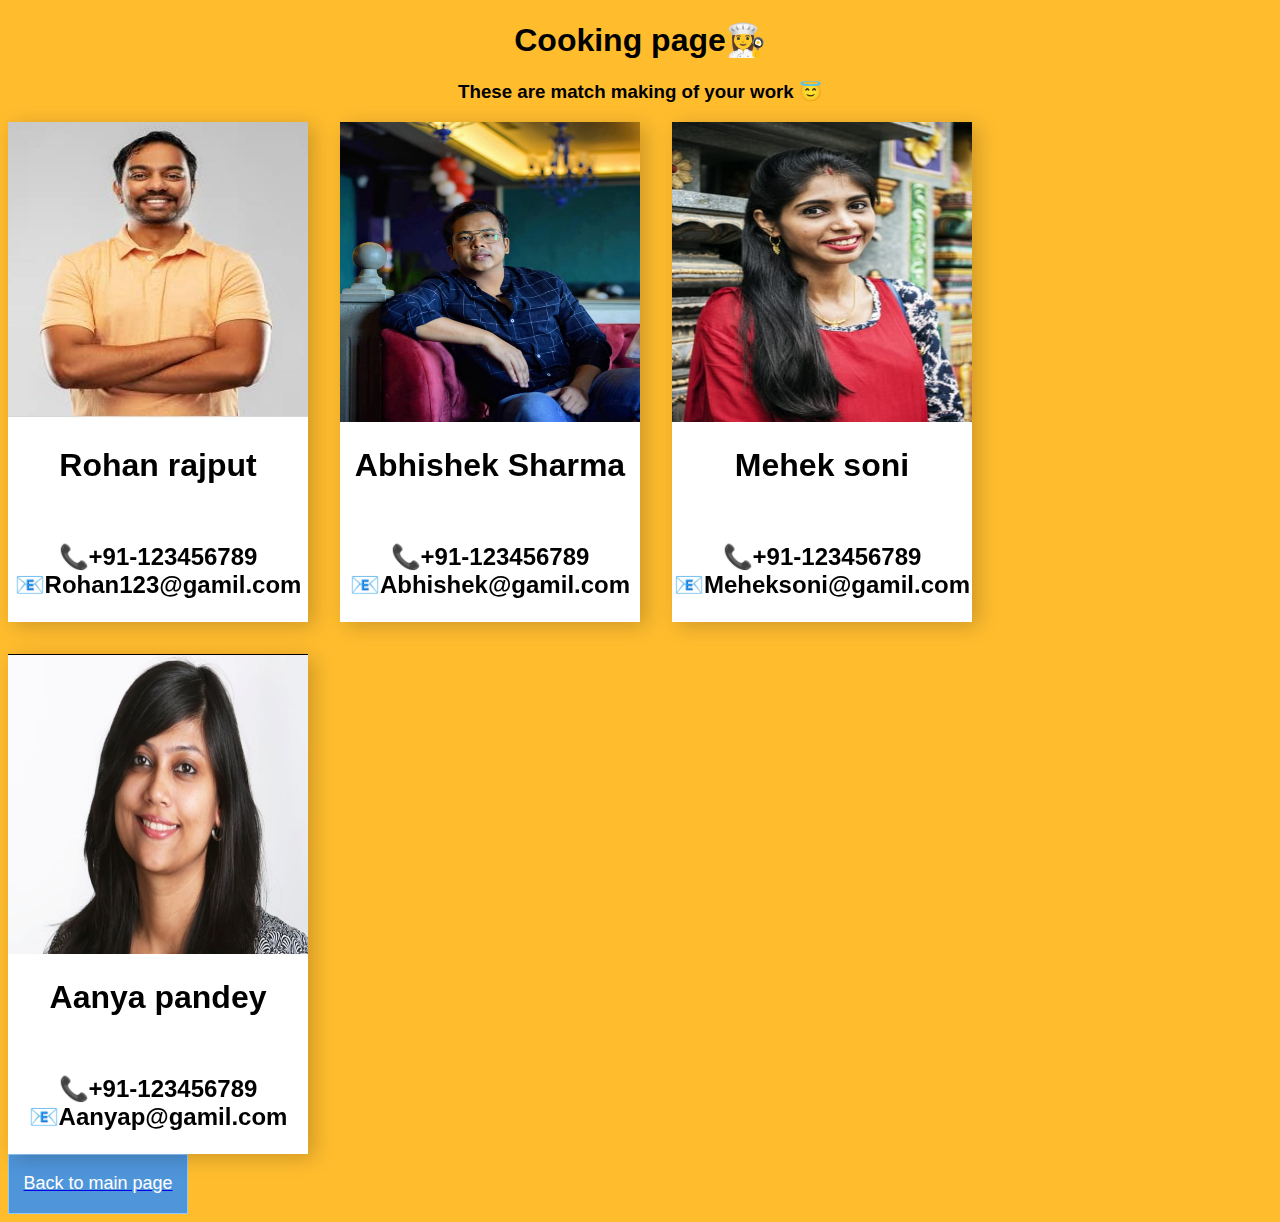
<file: colorlib-regform-22/cooking/cooking.html>
<!DOCTYPE html>
<html>
<head>
<meta name="viewport" content="width=device-width, initial-scale=1">
<style>
body {
  font-family: Arial, Helvetica, sans-serif;
  background-color: rgb(255, 189, 46);
}
/* h1{
/* color: blue; */
.flip-card { 
  background-color: transparent;
  width: 300px;
  height: 500px;
  perspective: 1000px;
  overflow: hidden;
  box-shadow: 6px 4px 20px 0 rgba(0,0,0,0.2);
}

.flip-card-inner {
  position: relative;
  width: 100%;
  height: 100%;
  text-align: center;
  transition: transform 0.6s;
  transform-style: preserve-3d;
  box-shadow: 0 4px 8px 0 rgba(0,0,0,0.2);
}

.flip-card:hover .flip-card-inner {
  transform: rotateY(180deg);
}

.flip-card-front, .flip-card-back {
  position: absolute;
  width: 100%;
  height: 100%;
  -webkit-backface-visibility: hidden;
  backface-visibility: hidden;
}

.flip-card-front {
  background-color: white;
  color: black;

}

.flip-card-back {
  background-color: #2980b9;
  color: black;
  transform: rotateY(180deg);
}
.contanier{
    display: flex;
    flex-direction: row;
    flex-wrap: wrap;
    gap: 2rem;
}
.btn {
  width: 180px;
  height: 60px;
  cursor: pointer;
  background: black;
  border: 1px solid #91C9FF;
  outline: none;
  transition: 1s ease-in-out;
}

svg {
  position: absolute;
  left: 0;
  top: 0;
  fill: none;
  stroke: #fff;
  stroke-dasharray: 150 480;
  stroke-dashoffset: 150;
  transition: 1s ease-in-out;
}

.btn:hover {
  transition: 1s ease-in-out;
  background: #4F95DA;
}

.btn:hover svg {
  stroke-dashoffset: -480;
}

.btn span {
  color: white;
  font-size: 18px;
  font-weight: 100;
}

/* For mobile phones: */
[class*="col-"] {
  width: 100%;
}

@media only screen and (max-width: 500px) {
    .contanier{
        flex-direction: column;
    }
    .card-contanier{

        margin-bottom: 1rem;
        height: fit-content;

        
    }
}
</style>
</head>
<body> 

<h1  style="text-align:center " ;> Cooking page👩‍🍳 </h1>
<h3 style="text-align:center";> These are match making of your work 😇</h3>
<div class="contanier">
    <div class="card-contanier"> 
    <div class="flip-card">
      <div class="flip-card-inner">
        <div class="flip-card-front">
          <img src="cok1.jpeg" alt="Avatar" style="width:300px;height:300px;">
          <h1>Rohan rajput</h1></br>
          <h2>📞+91-123456789</br>📧Rohan123@gamil.com</h2>
        </div>
        <div class="flip-card-back">
          <h1>Rohan rajput</h1> 
          <p>Cooking🧑‍🍳</p> 
          <p>I have worked in the field of culinary arts for the past 5 years and has earned this skills at many 
            fine-dining establishments during that time.I then joined a friend’s catering business,
             called A Moveable Feast, in Mumbai and from there spent 1 year as head baker at Café in Mumbai. 
            For the past 2 years, i has also served as a culinary arts instructor at Lala lajpatrai university in Mumbai.</p>
        </div>
      </div>
    </div>
    </div>
    <div class="card-contanier">
        <div class="flip-card">
          <div class="flip-card-inner">
            <div class="flip-card-front">
              <img src="cok2.jpeg" alt="Avatar" style="width:300px;height:300px;">
              <h1>Abhishek Sharma</h1></br>
              <h2>📞+91-123456789</br>📧Abhishek@gamil.com</h2>
            </div>
            <div class="flip-card-back">
              <h1>Abhishek Sharma</h1> 
              <p>Cooking🧑‍🍳</p> 
              <p>Mehek soni's culinary interests began at a young age by making family meals with her mother. 
                She graduated in 2007 from the culinary arts program at Eastern Maine Community College (EMCC) 
                and went on to work in several restaurants and cafés and as a personal chef, specializing in menus for food allergies.
                 She then worked as a sous-chef and pastry chef at Husson University, where i discovered a love
                 for teaching which led her to return to EMCC to teach culinary arts.</p>
            </div>
          </div>
        </div>
    </div>
    <div class="card-contanier">
        <div class="flip-card">
          <div class="flip-card-inner">
            <div class="flip-card-front">
              <img src="cok3.jpeg" alt="Avatar" style="width:300px;height:300px;">
              <h1>Mehek soni</h1></br>
              <h2>📞+91-123456789</br>📧Meheksoni@gamil.com</h2>
            </div>
            <div class="flip-card-back">
              <h1>Mehek soni</h1> 
              <p>Cooking👩‍🍳</p> 
              <p>Expertise in Strategic Marketing, Product Positioning,
                I an the Indian born chef and food writer, specialising in Anglo-Indian cuisine. 
                I was brought up in North India where she grew up surrounded by Indian culture, traditions and lifestyles.
                 However, I spent several years of my childhood in India where she explored and experienced the vast 
                and varied cuisines of the country. I come up with my own self-styled "Brit-Indi" style of food, which mixes Indian and Western influences.                
              </p>
              <a href="#"> Read more</a>
            </div>
          </div>
        </div>
    </div>
    <div class="card-contanier">
        <div class="flip-card">
          <div class="flip-card-inner">
            <div class="flip-card-front">

              <img src="cok4.jpeg" alt="Avatar" style="width:300px;height:300px;">              
              <h1> Aanya pandey</h1></br>
              <h2>📞+91-123456789</br>📧Aanyap@gamil.com</h2>
            </div>
            <div class="flip-card-back">
              <h1>Aanya pandey</h1> 
              <p>Cooking🧑‍🍳</p> 
              <p>Imitiaz Qureshi is an Indian chef and the master chef at ITC Hotels, known for creating the
                culinary brand of Bukhara and reviving the Dum Pukht tradition of cuisine. 
               He has served several official banquets hosted by the Prime Minister and the President of India.</p>
            </div>
          </div>
        </div>
    </div>
</div>
<!-- <div class="btn">
<a href="https://tahavepari.github.io/hobprof/">
  <button>Back to main page</button>
</a> 
<div class="container">
  <div class="center"> -->
    <button class="btn">
      <svg width="180px" height="60px" viewBox="0 0 180 60" class="border">
        <polyline points="179,1 179,59 1,59 1,1 179,1" class="bg-line" />
        <polyline points="179,1 179,59 1,59 1,1 179,1" class="hl-line" />
      </svg>
      <a href="https://tahavepari.github.io/hobprof/">
      <span>Back to main page</span>
    </a>
    </button>
  </div>
</div>
</div> 
</body>
</html>
</file>
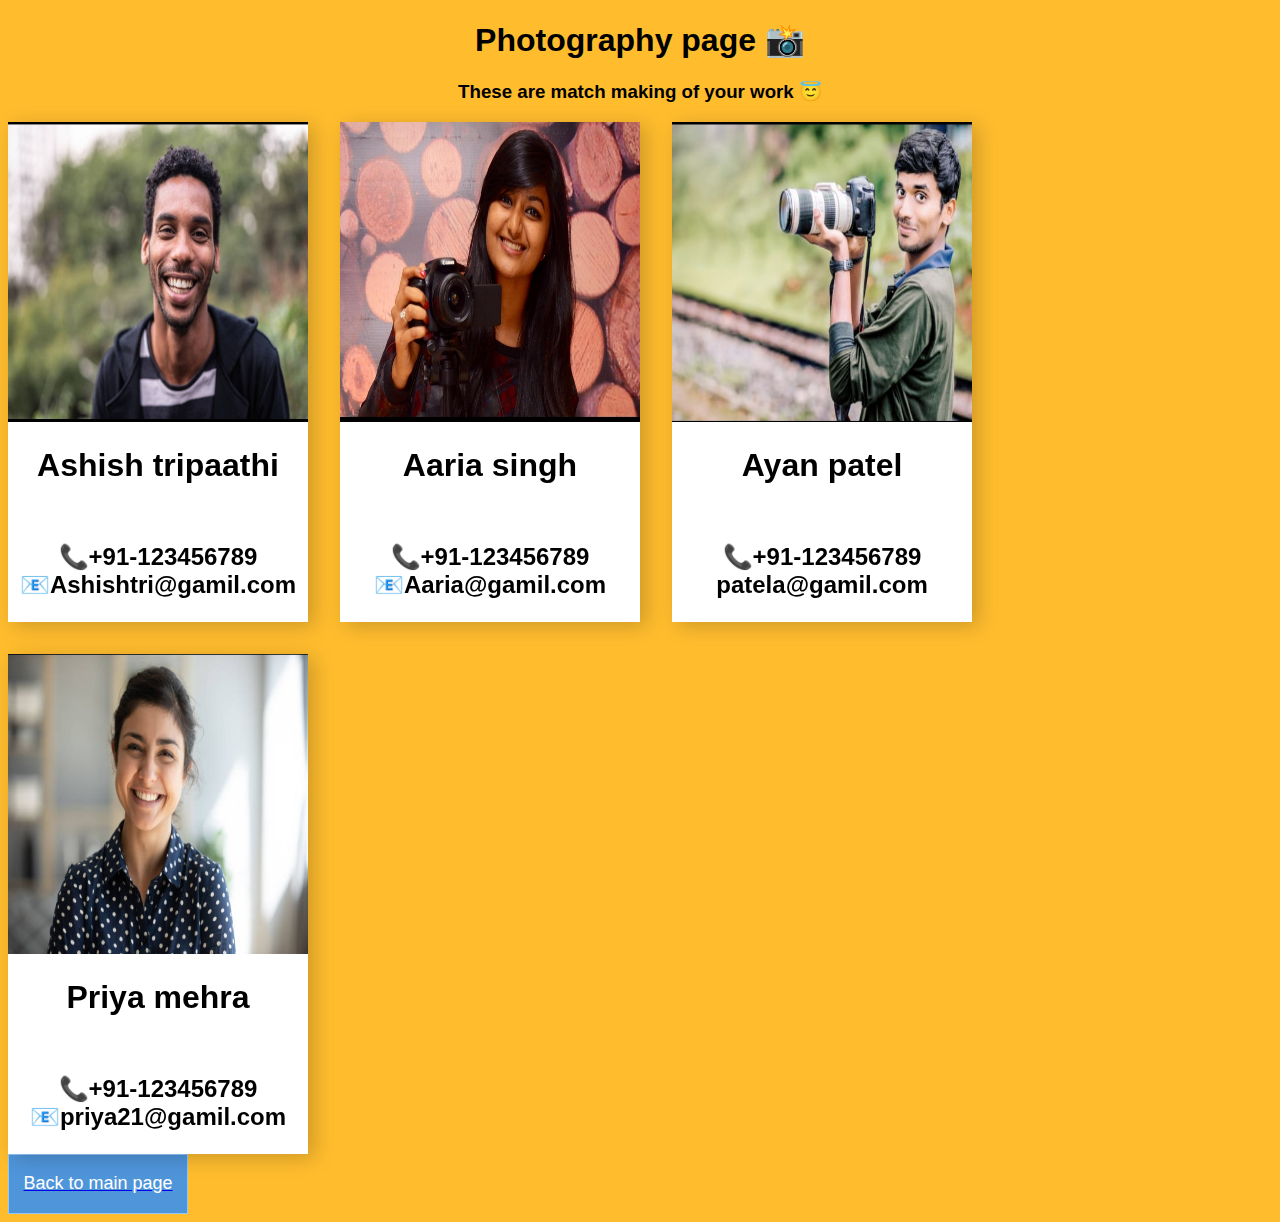
<file: colorlib-regform-22/Photography/photo.html>
<!DOCTYPE html>
<html>
<head>
<meta name="viewport" content="width=device-width, initial-scale=1">
<style>
body {
  font-family: Arial, Helvetica, sans-serif;
  background-color: rgb(255, 189, 46);
}
/* h1{
/* color: blue; */
.flip-card { 
  background-color: transparent;
  width: 300px;
  height: 500px;
  perspective: 1000px;
  overflow: hidden;
  box-shadow: 6px 4px 20px 0 rgba(0,0,0,0.2);
}

.flip-card-inner {
  position: relative;
  width: 100%;
  height: 100%;
  text-align: center;
  transition: transform 0.6s;
  transform-style: preserve-3d;
  box-shadow: 0 4px 8px 0 rgba(0,0,0,0.2);
}

.flip-card:hover .flip-card-inner {
  transform: rotateY(180deg);
}

.flip-card-front, .flip-card-back {
  position: absolute;
  width: 100%;
  height: 100%;
  -webkit-backface-visibility: hidden;
  backface-visibility: hidden;
}

.flip-card-front {
  background-color: white;
  color: black;

}

.flip-card-back {
  background-color: #2980b9;
  color: black;
  transform: rotateY(180deg);
}
.contanier{
    display: flex;
    flex-direction: row;
    flex-wrap: wrap;
    gap: 2rem;
}
.btn {
  width: 180px;
  height: 60px;
  cursor: pointer;
  background: black;
  border: 1px solid #91C9FF;
  outline: none;
  transition: 1s ease-in-out;
}

svg {
  position: absolute;
  left: 0;
  top: 0;
  fill: none;
  stroke: #fff;
  stroke-dasharray: 150 480;
  stroke-dashoffset: 150;
  transition: 1s ease-in-out;
}

.btn:hover {
  transition: 1s ease-in-out;
  background: #4F95DA;
}

.btn:hover svg {
  stroke-dashoffset: -480;
}

.btn span {
  color: white;
  font-size: 18px;
  font-weight: 100;
}

/* For mobile phones: */
[class*="col-"] {
  width: 100%;
}

@media only screen and (max-width: 500px) {
    .contanier{
        flex-direction: column;
    }
    .card-contanier{

        margin-bottom: 1rem;
        height: fit-content;

        
    }
}
</style>
</head>
<body> 

<h1  style="text-align:center " ;> Photography page 📸  </h1>
<h3 style="text-align:center";> These are match making of your work 😇</h3>
<div class="contanier">
    <div class="card-contanier"> 
    <div class="flip-card">
      <div class="flip-card-inner">
        <div class="flip-card-front">
          <img src="photo1.jpeg" alt="Avatar" style="width:300px;height:300px;">
          <h1>Ashish tripaathi</h1></br>
          <h2>📞+91-123456789</br>📧Ashishtri@gamil.com</h2>
        </div>
        <div class="flip-card-back">
          <h1>Ashish tripaathi</h1> 
          <p>photography📸</p> 
          <p>You don’t take a photograph. You ask quietly to borrow it.
            Photography for me is not looking, it’s feeling.
             If you can’t feel what you’re looking at, then you’re never going to get others to feel anything
             when they look at your pictures.</p>
        </div>
      </div>
    </div>
    </div>
    <div class="card-contanier">
        <div class="flip-card">
          <div class="flip-card-inner">
            <div class="flip-card-front">
              <img src="photo2.jpeg" alt="Avatar" style="width:300px;height:300px;">
              <h1>Aaria singh</h1></br>
              <h2>📞+91-123456789</br>📧Aaria@gamil.com</h2>
            </div>
            <div class="flip-card-back">
              <h1>Aaria singh</h1> 
              <p>photography📸</p> 
              <p>Im a travel and documentary photographer based in Maharashtra. 
                Originally from the beautiful green hills of the country, I'm  currently located in pune. 
                I studied photography in college and been documenting my explorations ever since. 
                You can see the  selection of my work on Instagram.</p>
            </div>
          </div>
        </div>
    </div>
    <div class="card-contanier">
        <div class="flip-card">
          <div class="flip-card-inner">
            <div class="flip-card-front">
              <img src="photo3.jpeg" alt="Avatar" style="width:300px;height:300px;">
              <h1>Ayan patel</h1></br>
              <h2>📞+91-123456789</br>patela@gamil.com</h2>
            </div>
            <div class="flip-card-back">
              <h1>Ayan patel</h1> 
              <p>photography📸</p> 
              <p>I'm  a conceptual photographer based in Gujarat. 
                Letting research dictate my practice, I  usually photographs spaces in which events have occurred to 
                make comments on particular situations. I have won numerous awards for the  photographic work
                 which has led me to group shows around India. Receiving my Masters degree from the Royal College
                 of Art in London, I'm still a working practitioner who always has a couple of projects in the works. 
                You can see a small variety of my work on Instagram and YouTube.                
              </p>
              <!-- <a href="#"> Read more</a> -->
            </div>
          </div>
        </div>
    </div>
    <div class="card-contanier">
        <div class="flip-card">
          <div class="flip-card-inner">
            <div class="flip-card-front">

              <img src="photo4.jpeg" alt="Avatar" style="width:300px;height:300px;">              
              <h1>Priya mehra</h1></br>
              <h2>📞+91-123456789</br>📧priya21@gamil.com</h2>
            </div>
            <div class="flip-card-back">
              <h1>Priya mehra</h1> 
              <p>photography📸</p> 
              <p>Highly-skilled Photographer driven to fulfill planned concept or desired results of each photographic 
                project. Adaptable and flexible team player able to cope well with obstacles and remain true to creative 
                goals. Able to give quality artistic direction to produce top quality results.</p>
            </div>
          </div>
        </div>
    </div>
</div>
<!-- <div class="btn">
<a href="https://tahavepari.github.io/hobprof/">
  <button>Back to main page</button>
</a> 
<div class="container">
  <div class="center"> -->
    <button class="btn">
      <svg width="180px" height="60px" viewBox="0 0 180 60" class="border">
        <polyline points="179,1 179,59 1,59 1,1 179,1" class="bg-line" />
        <polyline points="179,1 179,59 1,59 1,1 179,1" class="hl-line" />
      </svg>
      <a href="https://tahavepari.github.io/hobprof/">
      <span>Back to main page</span>
    </a>
    </button>
  </div>
</div>
</div> 
</body>
</html>
</file>
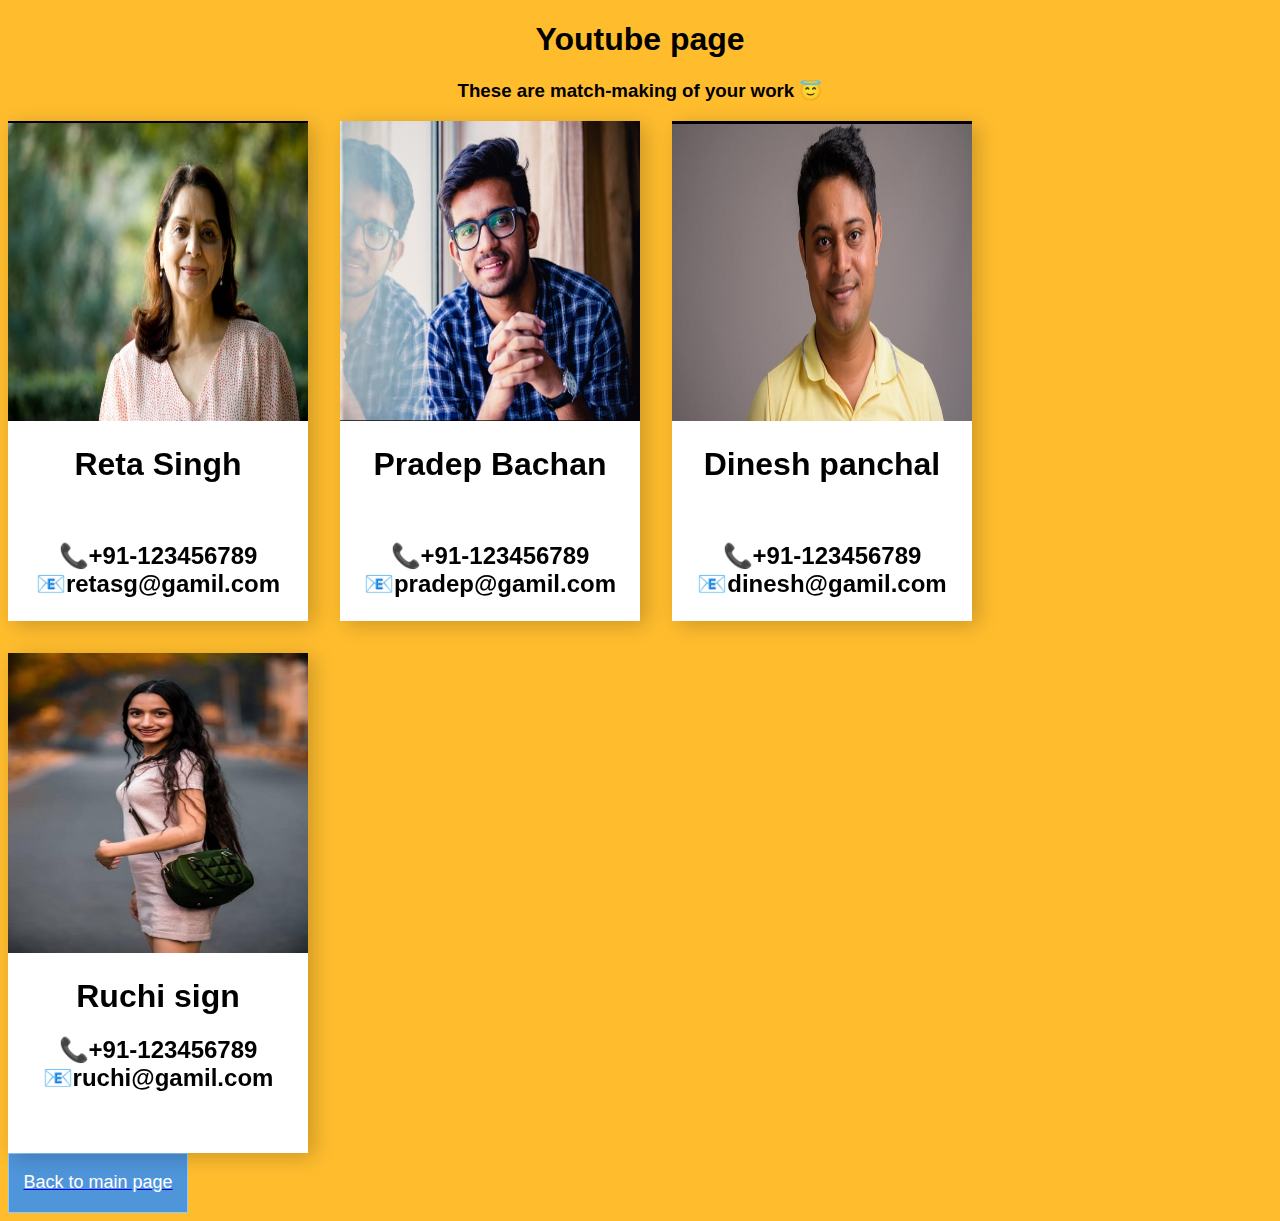
<file: colorlib-regform-22/youtube/youtbe.html>
<!DOCTYPE html>
<html>
<head>
<meta name="viewport" content="width=device-width, initial-scale=1">
<style>
body {
  font-family: Arial, Helvetica, sans-serif;
  background-color: rgb(255, 189, 46);
}
/* h1{
/* color: blue; */
.flip-card { 
  background-color: transparent;
  width: 300px;
  height: 500px;
  perspective: 1000px;
  overflow: hidden;
  box-shadow: 6px 4px 20px 0 rgba(0,0,0,0.2);
}

.flip-card-inner {
  position: relative;
  width: 100%;
  height: 100%;
  text-align: center;
  transition: transform 0.6s;
  transform-style: preserve-3d;
  box-shadow: 0 4px 8px 0 rgba(0,0,0,0.2);
}

.flip-card:hover .flip-card-inner {
  transform: rotateY(180deg);
}

.flip-card-front, .flip-card-back {
  position: absolute;
  width: 100%;
  height: 100%;
  -webkit-backface-visibility: hidden;
  backface-visibility: hidden;
}

.flip-card-front {
  background-color: white;
  color: black;

}

.flip-card-back {
  background-color: #2980b9;
  color: black;
  transform: rotateY(180deg);
}
.contanier{
    display: flex;
    flex-direction: row;
    flex-wrap: wrap;
    gap: 2rem;
}
.btn {
  width: 180px;
  height: 60px;
  cursor: pointer;
  background: black;
  border: 1px solid #91C9FF;
  outline: none;
  transition: 1s ease-in-out;
}

svg {
  position: absolute;
  left: 0;
  top: 0;
  fill: none;
  stroke: #fff;
  stroke-dasharray: 150 480;
  stroke-dashoffset: 150;
  transition: 1s ease-in-out;
}

.btn:hover {
  transition: 1s ease-in-out;
  background: #4F95DA;
}

.btn:hover svg {
  stroke-dashoffset: -480;
}

.btn span {
  color: white;
  font-size: 18px;
  font-weight: 100;
}

/* For mobile phones: */
[class*="col-"] {
  width: 100%;
}

@media only screen and (max-width: 500px) {
    .contanier{
        flex-direction: column;
    }
    .card-contanier{

        margin-bottom: 1rem;
        height: fit-content;

        
    }
}
</style>
</head>
<body> 

<h1  style="text-align:center " ;> Youtube page</h1>
<h3 style="text-align:center";><bold> These are match-making of your work 😇</bold></h3>
<div class="contanier">
    <div class="card-contanier"> 
    <div class="flip-card">
      <div class="flip-card-inner">
        <div class="flip-card-front">
          <img src="yut1.jpeg" alt="Avatar" style="width:300px;height:300px;">
          <h1>Reta Singh</h1></br>
         <h2>📞+91-123456789</br>📧retasg@gamil.com</h2>
          <!-- <a href="gmail.com">📞 📧</a> -->
        </div>
        <div class="flip-card-back">
          <h1>Reta Singh</h1> 
          <p>youtuber📽️</p> 
          <p>I am Reta Singh.</br> I am the COO of the new ed-tech startup topper institute and have my own YouTube channel.</br>
            1. I work on video editing for YouTube channel.</br>
            2. I work on the content search for the YouTube channel.</br>
            3. I work on channel development.</p>
        </div>
      </div>
    </div>
    </div>
    <div class="card-contanier">
        <div class="flip-card">
          <div class="flip-card-inner">
            <div class="flip-card-front">
              <img src="yut2.jpeg" alt="Avatar" style="width:300px;height:300px;">
              <h1>Pradep Bachan</h1></br>
              <h2>📞+91-123456789</br>📧pradep@gamil.com</h2>
            </div>
            <div class="flip-card-back">
              <h1>Pradep Bachan</h1> 
              <p> Youtuber📽️</p> 
              <p>I'm a YouTuber and entrepreneur who began posting videos to YouTube in 2011 but didn’t gain popularity until after a few years. </br>I posts videos on a wide range of topics and is best known for sharing expensive challenge videos. I'm also a philanthropist.</p>
            </div>
          </div>
        </div>
    </div>
    <div class="card-contanier">
        <div class="flip-card">
          <div class="flip-card-inner">
            <div class="flip-card-front">
              <img src="yut31.jpeg" alt="Avatar" style="width:300px;height:300px;">
              <h1>Dinesh panchal</h1></br>
               <h2>📞+91-123456789</br>📧dinesh@gamil.com</h2>
          </div>
            <div class="flip-card-back">
              <h1>Dinesh panchal</h1> 
              <p>youtuber📽️</p> 
              <p>Expertise in Strategic Marketing, Product Positioning,</br>
                youtube:-</br>
                Hey there! I’m a Youtuber. I love to make videos about all kinds of cool stuff.</br>
                 I love writing captions for my videos conveying what the video is about and what feeling </br>
                I want to get across to viewers.
              </p>
              <!-- <a href="#"> Read more</a> -->
            </div>
          </div>
        </div>
    </div>
     <div class="card-contanier">
        <div class="flip-card">
          <div class="flip-card-inner">
            <div class="flip-card-front">

              <img src="ytut4.jpeg" alt="Avatar" style="width:300px;height:300px;">              
              <h1>Ruchi sign</h1>
              <h2>📞+91-123456789</br>📧ruchi@gamil.com</h2>
            </div>
            <div class="flip-card-back">
              <h1>Ruchi sign</h1> 
              <p>youtuber📽️</p> 
              <p>Hi! I'm a YouTuber with a channel about video games, but with a twist: </br>I talk about the psychological aspects of playing them, as well as the parallels between them and real life.
If you're on this page, you're on the right path. Keep hustling and never give up on your dreams of YouTube domination.</p>
            </div>
          </div>
        </div> 
    </div>
</div>
<!-- <div class="btn">
<a href="https://tahavepari.github.io/hobprof/">
  <button>Back to main page</button>
</a> 
<div class="container">
  <div class="center"> -->
    <button class="btn">
      <svg width="180px" height="60px" viewBox="0 0 180 60" class="border">
        <polyline points="179,1 179,59 1,59 1,1 179,1" class="bg-line" />
        <polyline points="179,1 179,59 1,59 1,1 179,1" class="hl-line" />
      </svg>
      <a href="https://tahavepari.github.io/hobprof/">
      <span>Back to main page</span>
    </a>
    </button>
  </div>
</div>
</div> 
</body>
</html>
</file>
